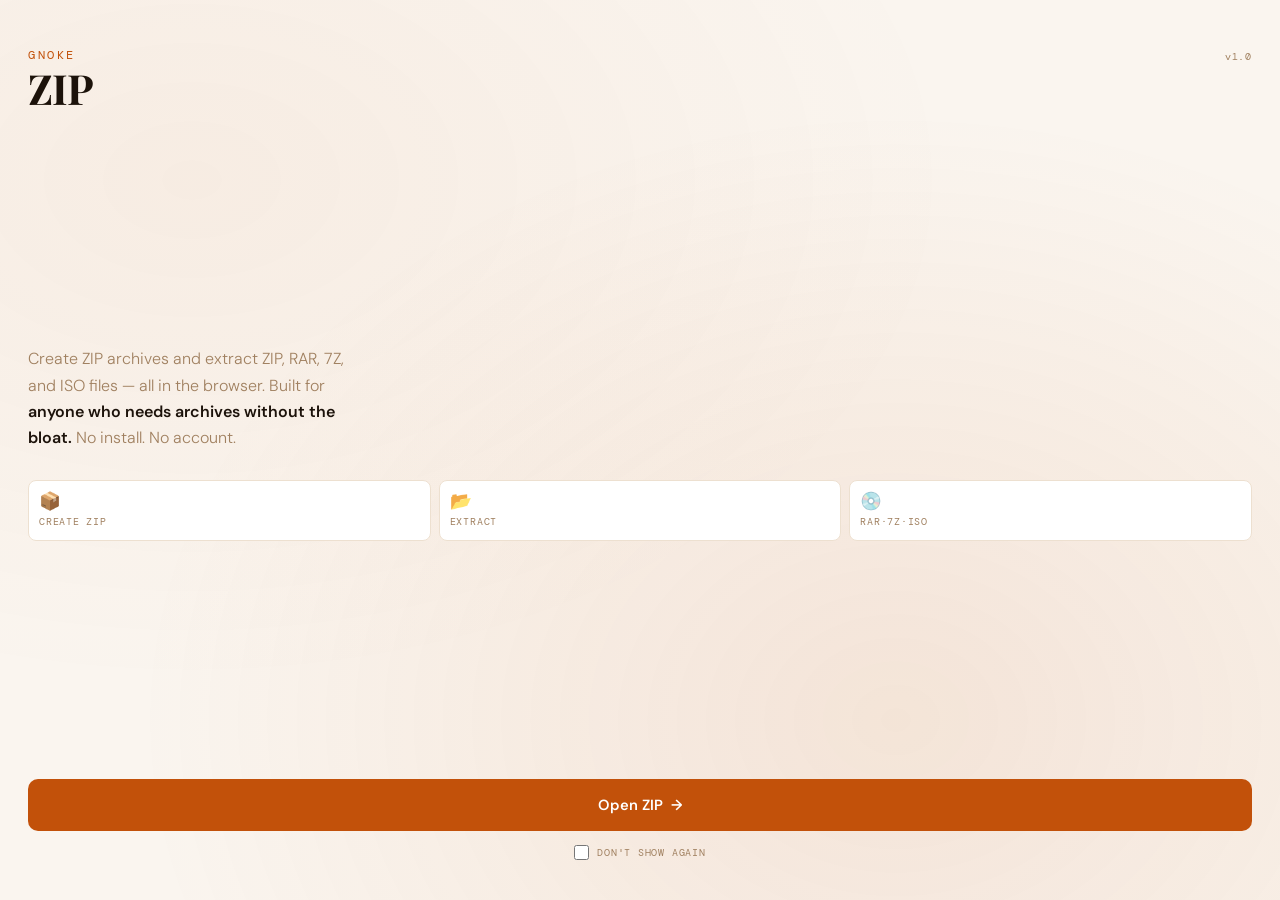
<file: index.html>
<!DOCTYPE html>
<html lang="en">
<head>
  <meta charset="UTF-8" />
  <meta name="viewport" content="width=device-width, initial-scale=1.0, viewport-fit=cover" />
  <title>Gnoke ZIP</title>

  <link rel="preconnect" href="https://fonts.googleapis.com" />
  <link rel="preconnect" href="https://fonts.gstatic.com" crossorigin />
  <link href="https://fonts.googleapis.com/css2?family=DM+Mono:wght@400;500&family=Playfair+Display:wght@700&family=DM+Sans:wght@300;400;600&display=swap" rel="stylesheet" />

  <link rel="icon"             type="image/png" href="global.png" />
  <link rel="apple-touch-icon" href="global.png" />
  <link rel="manifest"         href="manifest.json" />

  <script>
    if ('serviceWorker' in navigator) navigator.serviceWorker.register('sw.js');
  </script>

  <style>
    *, *::before, *::after { box-sizing: border-box; margin: 0; padding: 0; }
    :root {
      --bg: #faf5ef; --text: #1c120a; --muted: #a08060;
      --accent: #c2510a; --border: #ede0d0; --surface: #ffffff;
      --font-sans: 'DM Sans', sans-serif;
      --font-mono: 'DM Mono', monospace;
      --font-display: 'Playfair Display', serif;
    }
    html, body { width:100%; height:100dvh; background:var(--bg); color:var(--text); font-family:var(--font-sans); overflow:hidden; -webkit-font-smoothing:antialiased; }
    .bg-layer { position:fixed; inset:0; z-index:0; pointer-events:none;
      background: radial-gradient(ellipse at 70% 80%, rgba(194,81,10,.10) 0%, transparent 60%),
                  radial-gradient(ellipse at 15% 20%, rgba(194,81,10,.05) 0%, transparent 50%); }
    .page { position:relative; z-index:1; width:100%; height:100dvh; display:flex; flex-direction:column; justify-content:space-between; padding:48px 28px 40px; }
    .version { position:absolute; top:50px; right:28px; font-family:var(--font-mono); font-size:.62rem; letter-spacing:.08em; color:var(--muted); opacity:0; animation:up .5s ease .05s forwards; }
    .top { display:flex; flex-direction:column; gap:4px; opacity:0; animation:up .5s ease .1s forwards; }
    .gnoke-label { font-family:var(--font-mono); font-size:.72rem; letter-spacing:.22em; text-transform:uppercase; color:var(--accent); }
    .app-name { font-family:var(--font-display); font-size:2.6rem; font-weight:700; letter-spacing:-.03em; line-height:1; color:var(--text); }
    .mid { display:flex; flex-direction:column; gap:28px; opacity:0; animation:up .5s ease .25s forwards; }
    .desc { font-size:1rem; font-weight:300; color:var(--muted); line-height:1.65; max-width:320px; }
    .desc strong { color:var(--text); font-weight:600; }
    .pillars { display:flex; gap:8px; }
    .pillar { flex:1; background:var(--surface); border:1px solid var(--border); border-radius:8px; padding:12px 10px; display:flex; flex-direction:column; gap:5px; }
    .pillar-icon { font-size:1.1rem; line-height:1; }
    .pillar-label { font-family:var(--font-mono); font-size:.6rem; letter-spacing:.08em; text-transform:uppercase; color:var(--muted); }
    .bottom { display:flex; flex-direction:column; gap:14px; opacity:0; animation:up .5s ease .4s forwards; }
    .enter-btn { display:flex; align-items:center; justify-content:center; gap:8px; width:100%; padding:16px; background:var(--accent); color:#fff; font-family:var(--font-sans); font-size:.92rem; font-weight:600; border:none; border-radius:10px; cursor:pointer; text-decoration:none; transition:opacity .15s, transform .15s; }
    .enter-btn:active { opacity:.88; transform:scale(.98); }
    .arrow { transition:transform .2s; display:inline-block; }
    .enter-btn:hover .arrow { transform:translateX(4px); }
    .skip-row { display:flex; align-items:center; justify-content:center; gap:8px; }
    .skip-row input { width:15px; height:15px; accent-color:var(--accent); cursor:pointer; }
    .skip-row label { font-family:var(--font-mono); font-size:.62rem; letter-spacing:.08em; text-transform:uppercase; color:var(--muted); cursor:pointer; user-select:none; }
    body.out { animation:fadeOut .28s ease forwards; }
    @keyframes fadeOut { to { opacity:0; } }
    @keyframes up { from { opacity:0; transform:translateY(12px); } to { opacity:1; transform:translateY(0); } }
  </style>
</head>
<body>
<div class="bg-layer"></div>
<span class="version">v1.0</span>
<div class="page">
  <div class="top">
    <span class="gnoke-label">Gnoke</span>
    <span class="app-name">ZIP</span>
  </div>
  <div class="mid">
    <p class="desc">
      Create ZIP archives and extract ZIP, RAR, 7Z, and ISO files — all in the browser.
      Built for <strong>anyone who needs archives without the bloat.</strong>
      No install. No account.
    </p>
    <div class="pillars">
      <div class="pillar">
        <span class="pillar-icon">📦</span>
        <span class="pillar-label">Create ZIP</span>
      </div>
      <div class="pillar">
        <span class="pillar-icon">📂</span>
        <span class="pillar-label">Extract</span>
      </div>
      <div class="pillar">
        <span class="pillar-icon">💿</span>
        <span class="pillar-label">RAR·7Z·ISO</span>
      </div>
    </div>
  </div>
  <div class="bottom">
    <a class="enter-btn" href="main/" onclick="go(event)">
      Open ZIP <span class="arrow">→</span>
    </a>
    <div class="skip-row">
      <input type="checkbox" id="skip" />
      <label for="skip">Don't show again</label>
    </div>
  </div>
</div>
<script>
  const KEY = 'gnoke_zip_skip_intro';
  if (localStorage.getItem(KEY) === '1') window.location.replace('main/');
  function go(e) {
    e.preventDefault();
    if (document.getElementById('skip').checked) localStorage.setItem(KEY, '1');
    document.body.classList.add('out');
    setTimeout(() => window.location.href = 'main/', 280);
  }
</script>
</body>
</html>
</file>
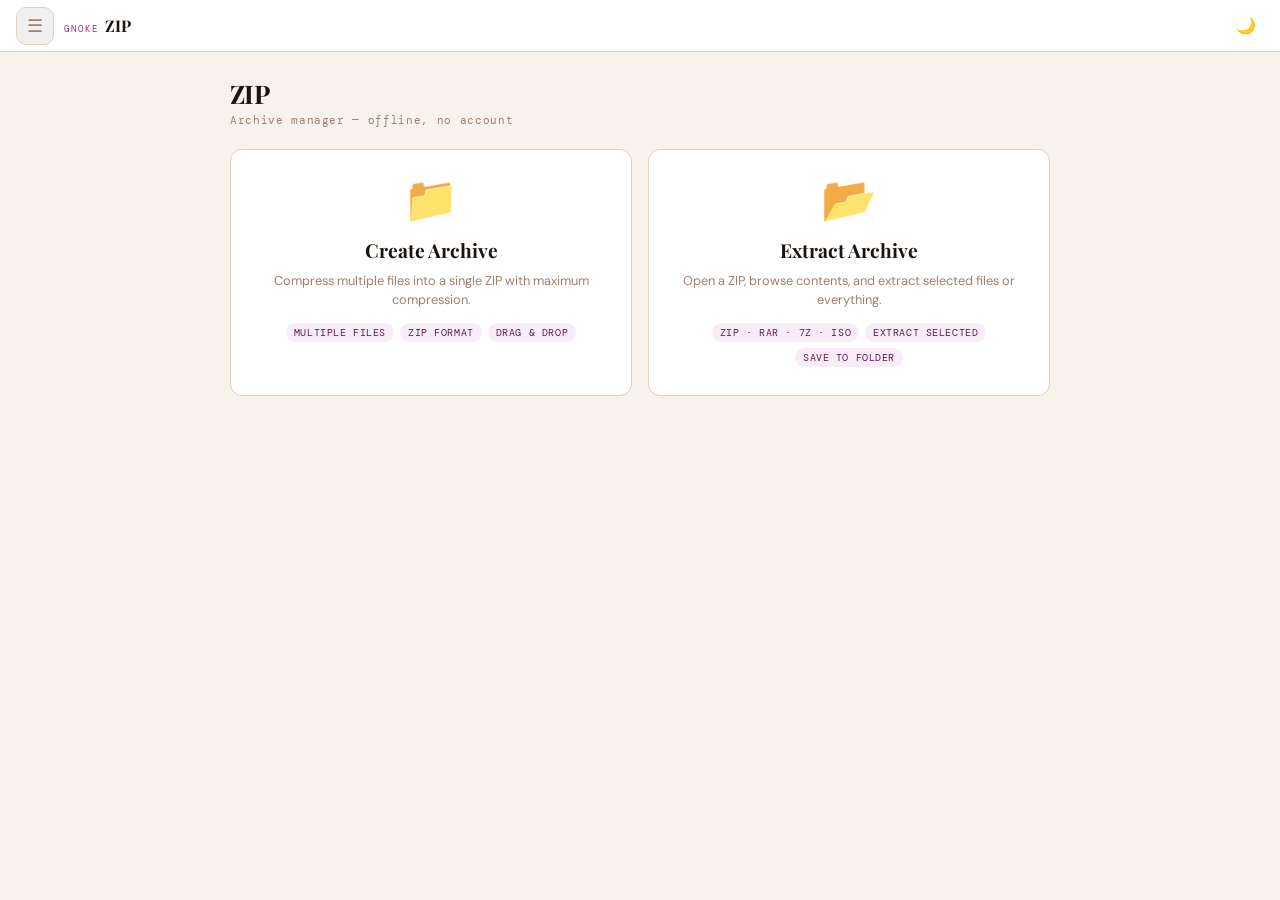
<file: main/index.html>
<!DOCTYPE html>
<html lang="en">
<head>
  <meta charset="UTF-8" />
  <meta name="viewport" content="width=device-width, initial-scale=1.0, viewport-fit=cover" />
  <title>Gnoke ZIP</title>

  <link rel="preconnect" href="https://fonts.googleapis.com" />
  <link rel="preconnect" href="https://fonts.gstatic.com" crossorigin />
  <link href="https://fonts.googleapis.com/css2?family=DM+Mono:wght@400;500&family=Playfair+Display:wght@700&family=DM+Sans:wght@300;400;500;600&display=swap" rel="stylesheet" />

  <link rel="stylesheet"       href="../style.css" />
  <link rel="icon"             type="image/png"   href="../global.png" />
  <link rel="apple-touch-icon"                    href="../global.png" />
  <link rel="manifest"                            href="../manifest.json" />

  <!-- Anti-FOUC -->
  <script>
    (function () {
      var t = localStorage.getItem('gnoke_zip_theme');
      if (t) document.documentElement.setAttribute('data-theme', t);
    })();
  </script>

  <style>
    /* ── Mode cards ── */
    .mode-card {
      background: var(--surface);
      border: 1.5px solid var(--border);
      border-radius: var(--radius-lg);
      padding: 28px 20px;
      cursor: pointer;
      transition: border-color var(--transition), box-shadow var(--transition), transform var(--transition);
      text-align: center;
    }
    .mode-card:hover {
      border-color: var(--accent);
      box-shadow: 0 6px 20px rgba(0,0,0,.08);
      transform: translateY(-3px);
    }
    .mode-card-icon { font-size: 2.8rem; margin-bottom: 14px; display: block; line-height: 1; }
    .mode-card h3 {
      font-family: var(--font-display);
      font-size: 1.2rem; font-weight: 700;
      color: var(--text); margin-bottom: 8px;
    }
    .mode-card p { font-size: .8rem; color: var(--muted); line-height: 1.5; margin-bottom: 14px; }
    .mode-card-badges { display: flex; flex-wrap: wrap; justify-content: center; gap: 6px; }
    .badge {
      font-family: var(--font-mono); font-size: .6rem; letter-spacing: .06em;
      text-transform: uppercase;
      background: var(--accent-lt); color: var(--accent-txt);
      padding: 3px 8px; border-radius: 20px;
    }

    /* ── FSA capability badge ── */
    .fsa-badge {
      display: none; /* shown by JS when API available */
      align-items: center; gap: 5px;
      font-family: var(--font-mono); font-size: .62rem; letter-spacing: .05em;
      text-transform: uppercase;
      background: var(--green-lt); color: var(--green);
      border: 1px solid rgba(45,110,78,.2);
      padding: 4px 10px; border-radius: 20px;
      margin-bottom: 14px;
    }
    .fsa-badge-dot {
      width: 6px; height: 6px; border-radius: 50%;
      background: var(--green); flex-shrink: 0;
    }

    /* ── Drop zone ── */
    #drop-zone {
      border: 2.5px dashed var(--border2);
      border-radius: var(--radius-lg);
      padding: 40px 20px;
      text-align: center;
      background: var(--surface2);
      cursor: pointer;
      transition: border-color var(--transition), background var(--transition);
      margin-bottom: 16px;
    }
    #drop-zone:hover, #drop-zone.drag-over {
      border-color: var(--accent);
      background: var(--accent-lt);
    }
    #drop-zone-icon { font-size: 2.4rem; margin-bottom: 10px; display: block; }
    #drop-zone-label { font-size: .88rem; font-weight: 600; color: var(--text); margin-bottom: 4px; }
    #drop-zone-hint  { font-size: .74rem; color: var(--muted); }

    /* ── File list (create page) ── */
    .file-list-inner {
      border: 1.5px solid var(--border);
      border-radius: var(--radius-lg);
      overflow: hidden;
      background: var(--surface);
    }
    #file-list-summary {
      font-family: var(--font-mono); font-size: .66rem;
      color: var(--muted); margin-top: 8px; letter-spacing: .04em;
    }

    /* ── File row (shared by create + extract) ── */
    .file-row {
      display: flex; align-items: center; gap: 10px;
      padding: 10px 14px;
      border-bottom: 1px solid var(--border);
      transition: background var(--transition);
    }
    .file-row:last-child  { border-bottom: none; }
    .file-row:hover       { background: var(--surface2); }
    .file-row-header {
      background: var(--surface2);
      padding: 8px 14px;
      border-bottom: 1.5px solid var(--border);
      position: sticky; top: 0; z-index: 1;
    }
    .file-row-header:hover { background: var(--surface2); }

    .file-row-icon {
      width: 28px; height: 28px;
      display: flex; align-items: center; justify-content: center;
      font-size: 1rem;
      background: var(--surface3); border-radius: 6px;
      flex-shrink: 0;
    }
    .file-row-info { flex: 1; min-width: 0; }
    .file-row-name {
      font-size: .84rem; font-weight: 500; color: var(--text);
      white-space: nowrap; overflow: hidden; text-overflow: ellipsis;
    }
    .file-row-size {
      font-family: var(--font-mono); font-size: .64rem;
      color: var(--muted); margin-top: 2px;
    }

    /* ── Checkbox wrapper ── */
    .cb-wrap {
      display: flex; align-items: center; justify-content: center;
      width: 22px; height: 22px; flex-shrink: 0; cursor: pointer;
    }
    .cb-wrap input[type="checkbox"] {
      width: 15px; height: 15px;
      accent-color: var(--accent); cursor: pointer;
    }

    /* ── Archive contents panel ── */
    #archive-contents {
      border: 1.5px solid var(--border);
      border-radius: var(--radius-lg);
      max-height: 400px;
      overflow-y: auto;
      background: var(--surface);
      margin-bottom: 14px;
    }
    .archive-empty {
      padding: 48px 20px;
      text-align: center; color: var(--muted); font-size: .84rem;
    }
    .archive-empty-icon { font-size: 2.4rem; margin-bottom: 10px; display: block; }

    /* ── Archive meta strip ── */
    .archive-meta {
      background: var(--surface2);
      border: 1px solid var(--border);
      border-radius: var(--radius);
      padding: 10px 14px; margin-bottom: 12px;
      display: flex; align-items: baseline; gap: 10px;
    }
    .archive-meta-name {
      font-size: .88rem; font-weight: 600; color: var(--text);
      white-space: nowrap; overflow: hidden; text-overflow: ellipsis; flex: 1;
    }
    .archive-meta-info {
      font-family: var(--font-mono); font-size: .66rem;
      color: var(--muted); white-space: nowrap;
    }

    /* ── Toolbar row ── */
    .toolbar {
      display: flex; align-items: center;
      gap: 8px; margin-bottom: 12px; flex-wrap: wrap;
    }
    .toolbar-right { margin-left: auto; display: flex; gap: 8px; flex-wrap: wrap; }
  </style>
</head>
<body>

<!-- ════ TOPBAR ════ -->
<header id="topbar">
  <div id="topbar-left">
    <div id="topbar-brand">
      <span id="topbar-gnoke">Gnoke</span>
      <span id="topbar-app">ZIP</span>
    </div>
    <span id="context-info"></span>
  </div>
  <div id="topbar-right">
    <span id="status-chip"></span>
    <button class="icon-btn" id="theme-toggle" title="Toggle theme">🌙</button>
  </div>
</header>


<!-- ════ PAGES ════ -->
<main class="pages">

  <!-- ── HOME PAGE ── -->
  <section id="main-page" class="page">
    <div class="page-content">

      <div class="page-header">
        <div>
          <h1>ZIP</h1>
          <p class="sub">Archive manager — offline, no account</p>
        </div>
      </div>

      <div class="card-grid">

        <div class="mode-card" id="card-create">
          <span class="mode-card-icon">📁</span>
          <h3>Create Archive</h3>
          <p>Compress multiple files into a single ZIP with maximum compression.</p>
          <div class="mode-card-badges">
            <span class="badge">Multiple files</span>
            <span class="badge">ZIP format</span>
            <span class="badge">Drag & drop</span>
          </div>
        </div>

        <div class="mode-card" id="card-extract">
          <span class="mode-card-icon">📂</span>
          <h3>Extract Archive</h3>
          <p>Open a ZIP, browse contents, and extract selected files or everything.</p>
          <div class="mode-card-badges">
            <span class="badge">ZIP · RAR · 7Z · ISO</span>
            <span class="badge">Extract selected</span>
            <span class="badge">Save to folder</span>
          </div>
        </div>

      </div>
    </div>
  </section>


  <!-- ── CREATE PAGE ── -->
  <section id="create-page" class="page">
    <div class="page-content">

      <div class="page-header">
        <div>
          <h1>Create Archive</h1>
          <p class="sub">Compress files into a ZIP</p>
        </div>
        <button class="btn btn-ghost btn-back-home">← Back</button>
      </div>

      <!-- FSA capability badge — shown by JS if supported -->
      <div class="fsa-badge" id="fsa-create-badge">
        <span class="fsa-badge-dot"></span>
        Save to location — File System Access available
      </div>

      <!-- Archive settings -->
      <div class="form-card" style="margin-bottom:16px;">
        <h2 class="card-title">📦 Archive Settings</h2>
        <div class="form-group" style="margin-bottom:0;">
          <label for="archive-name">Archive filename</label>
          <input type="text" id="archive-name" value="archive.zip" placeholder="archive.zip" />
        </div>
      </div>

      <!-- Drop zone -->
      <div id="drop-zone">
        <span id="drop-zone-icon">📎</span>
        <div id="drop-zone-label">Drop files here or click to select</div>
        <div id="drop-zone-hint">Multiple files supported</div>
      </div>

      <!-- File list -->
      <div id="file-list"></div>
      <div id="file-list-summary"></div>

      <!-- Actions -->
      <div style="display:flex; justify-content:flex-end; gap:10px; margin-top:18px;">
        <button class="btn btn-ghost btn-back-home">Cancel</button>
        <button class="btn btn-primary" id="btn-create-archive" disabled>📦 Create Archive</button>
      </div>

    </div>
  </section>


  <!-- ── EXTRACT PAGE ── -->
  <section id="extract-page" class="page">
    <div class="page-content">

      <div class="page-header">
        <div>
          <h1>Extract Archive</h1>
          <p class="sub">Browse and save files from a ZIP</p>
        </div>
        <button class="btn btn-ghost btn-back-home">← Back</button>
      </div>

      <!-- FSA capability badge — shown by JS if supported -->
      <div class="fsa-badge" id="fsa-extract-badge">
        <span class="fsa-badge-dot"></span>
        Save to folder — File System Access available
      </div>

      <!-- Archive meta strip -->
      <div class="archive-meta">
        <span class="archive-meta-name" id="extract-archive-name">No archive loaded</span>
        <span class="archive-meta-info" id="extract-archive-info">Open a ZIP file to browse its contents</span>
      </div>

      <!-- Toolbar -->
      <div class="toolbar">
        <button class="btn btn-outline" id="btn-open-archive">📂 Open ZIP</button>
        <div class="toolbar-right">
          <button class="btn btn-ghost" id="btn-extract-selected" disabled>📋 Extract Selected</button>
          <button class="btn btn-primary" id="btn-extract-all" disabled>📥 Extract All</button>
        </div>
      </div>

      <!-- Contents list with checkboxes -->
      <div id="archive-contents">
        <div class="archive-empty">
          <span class="archive-empty-icon">📦</span>
          Open a ZIP archive to view its contents
        </div>
      </div>

    </div>
  </section>

</main>


<!-- ════ LOADING OVERLAY ════ -->
<div id="loading-overlay">
  <div class="loading-spinner"></div>
</div>

<div id="toast"></div>


<!-- ════ SCRIPTS ════ -->
<script src="../js/state.js"></script>
<script src="../js/theme.js"></script>
<script src="../js/ui.js"></script>
<script src="../js/archiver.js"></script>
<script src="../js/extractor.js"></script>
<script src="../js/app.js"></script>

<!-- Shared navigation — always last -->
<script src="hmenu.js"></script>

</body>
</html>
</file>
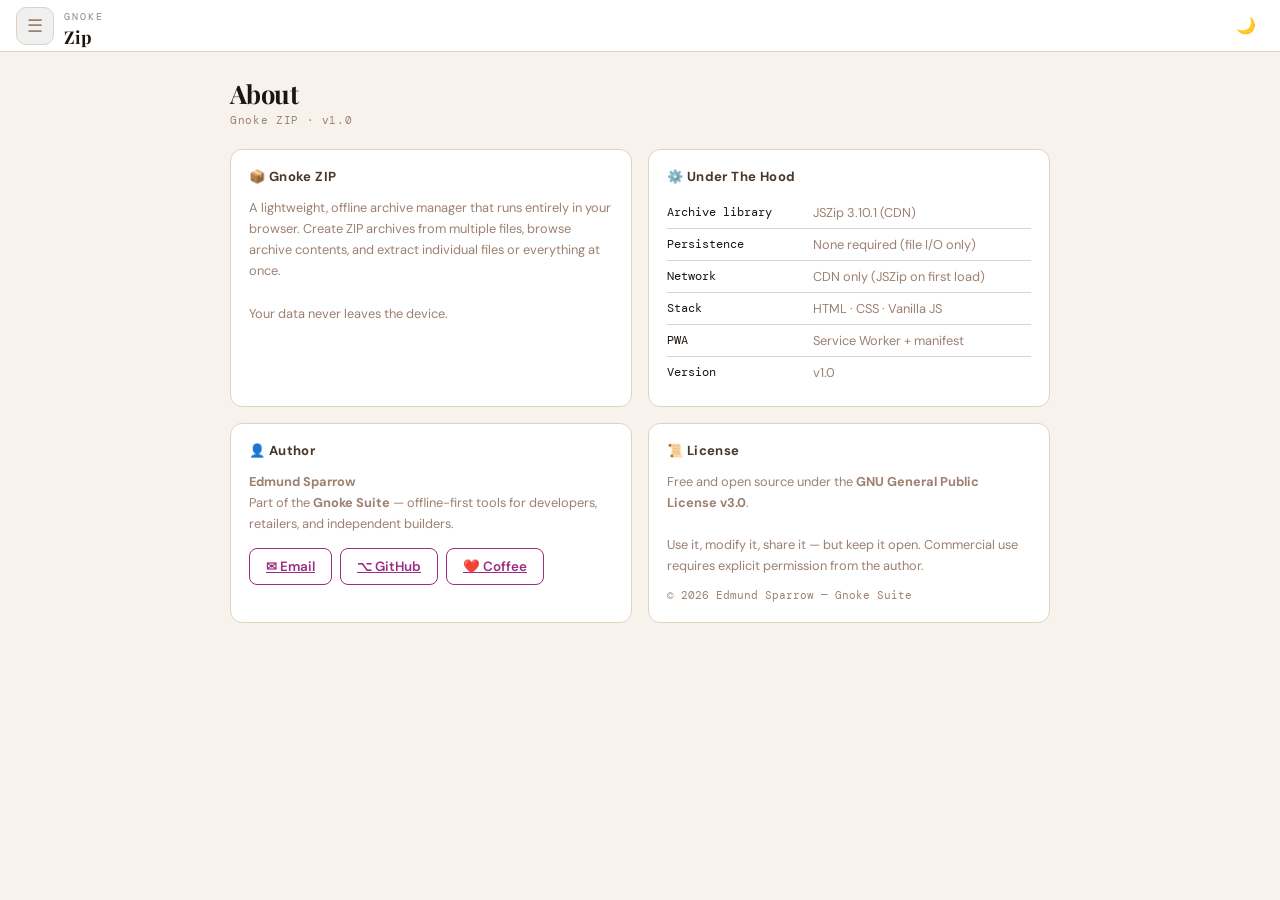
<file: main/about.html>
<!DOCTYPE html>
<html lang="en">
<head>
  <meta charset="UTF-8" />
  <meta name="viewport" content="width=device-width, initial-scale=1.0, viewport-fit=cover" />
  <title>About — Gnoke ZIP</title>

  <link rel="preconnect" href="https://fonts.googleapis.com" />
  <link rel="preconnect" href="https://fonts.gstatic.com" crossorigin />
  <link href="https://fonts.googleapis.com/css2?family=DM+Mono:wght@400;500&family=Playfair+Display:wght@600;700&family=DM+Sans:wght@300;400;500;600&display=swap" rel="stylesheet" />

  <link rel="stylesheet"       href="../style.css" />
  <link rel="icon"             type="image/png"   href="../global.png" />
  <link rel="apple-touch-icon"                    href="../global.png" />
  <link rel="manifest"                            href="../manifest.json" />

  <script>
    (function () {
      var t = localStorage.getItem('gnoke_zip_theme');
      if (t) document.documentElement.setAttribute('data-theme', t);
    })();
  </script>
</head>
<body>

<header>
  <div>
    <small style="opacity:0.5;font-family:var(--font-mono);font-size:.6rem;letter-spacing:.2em;text-transform:uppercase;">Gnoke</small>
    <h1 style="margin:0;font-size:1.1rem;font-weight:700;font-family:var(--font-display);">Zip</h1>
  </div>
  <div style="margin-left:auto;display:flex;align-items:center;gap:8px;">
    <button class="icon-btn" id="theme-toggle" title="Toggle theme">🌙</button>
  </div>
</header>


<main class="pages">
  <section class="page active">
    <div class="page-content">

      <div class="page-header">
        <div>
          <h1>About</h1>
          <p class="sub">Gnoke ZIP · v1.0</p>
        </div>
      </div>

      <div class="card-grid">

        <div class="form-card">
          <h2 class="card-title">📦 Gnoke ZIP</h2>
          <p class="hint">
            A lightweight, offline archive manager that runs entirely in your browser.
            Create ZIP archives from multiple files, browse archive contents,
            and extract individual files or everything at once.<br /><br />
            Your data never leaves the device.
          </p>
        </div>

        <div class="form-card">
          <h2 class="card-title">⚙️ Under The Hood</h2>
          <table class="about-table">
            <tbody id="about-tech-table"></tbody>
          </table>
        </div>

        <div class="form-card">
          <h2 class="card-title">👤 Author</h2>
          <p class="hint">
            <strong>Edmund Sparrow</strong><br />
            Part of the <strong>Gnoke Suite</strong> — offline-first tools
            for developers, retailers, and independent builders.
          </p>
          <div style="display:flex;gap:8px;margin-top:14px;flex-wrap:wrap;">
            <a class="btn btn-outline" href="mailto:edmundsparrow@gmail.com">✉ Email</a>
            <a class="btn btn-outline" href="https://github.com/edmundsparrow" target="_blank" rel="noopener">⌥ GitHub</a>
            <a class="btn btn-outline" href="https://selar.com/showlove/edmundsparrow" target="_blank" rel="noopener">❤️ Coffee</a>
          </div>
        </div>

        <div class="form-card">
          <h2 class="card-title">📜 License</h2>
          <p class="hint">
            Free and open source under the
            <strong>GNU General Public License v3.0</strong>.<br /><br />
            Use it, modify it, share it — but keep it open.
            Commercial use requires explicit permission from the author.
          </p>
          <p class="hint" style="margin-top:10px;font-family:var(--font-mono);font-size:0.68rem;color:var(--muted);">
            © 2026 Edmund Sparrow — Gnoke Suite
          </p>
        </div>

      </div>
    </div>
  </section>
</main>


<div id="toast"></div>

<script src="../js/theme.js"></script>
<script>
  Theme.init();

  const tbody = document.getElementById('about-tech-table');
  if (tbody) {
    const rows = [
      ['Archive library', 'JSZip 3.10.1 (CDN)'],
      ['Persistence',     'None required (file I/O only)'],
      ['Network',         'CDN only (JSZip on first load)'],
      ['Stack',           'HTML · CSS · Vanilla JS'],
      ['PWA',             'Service Worker + manifest'],
      ['Version',         'v1.0'],
    ];
    tbody.innerHTML = rows.map(([k, v]) =>
      `<tr><td>${k}</td><td>${v}</td></tr>`
    ).join('');
  }
</script>

<script src="hmenu.js"></script>

</body>
</html>
</file>
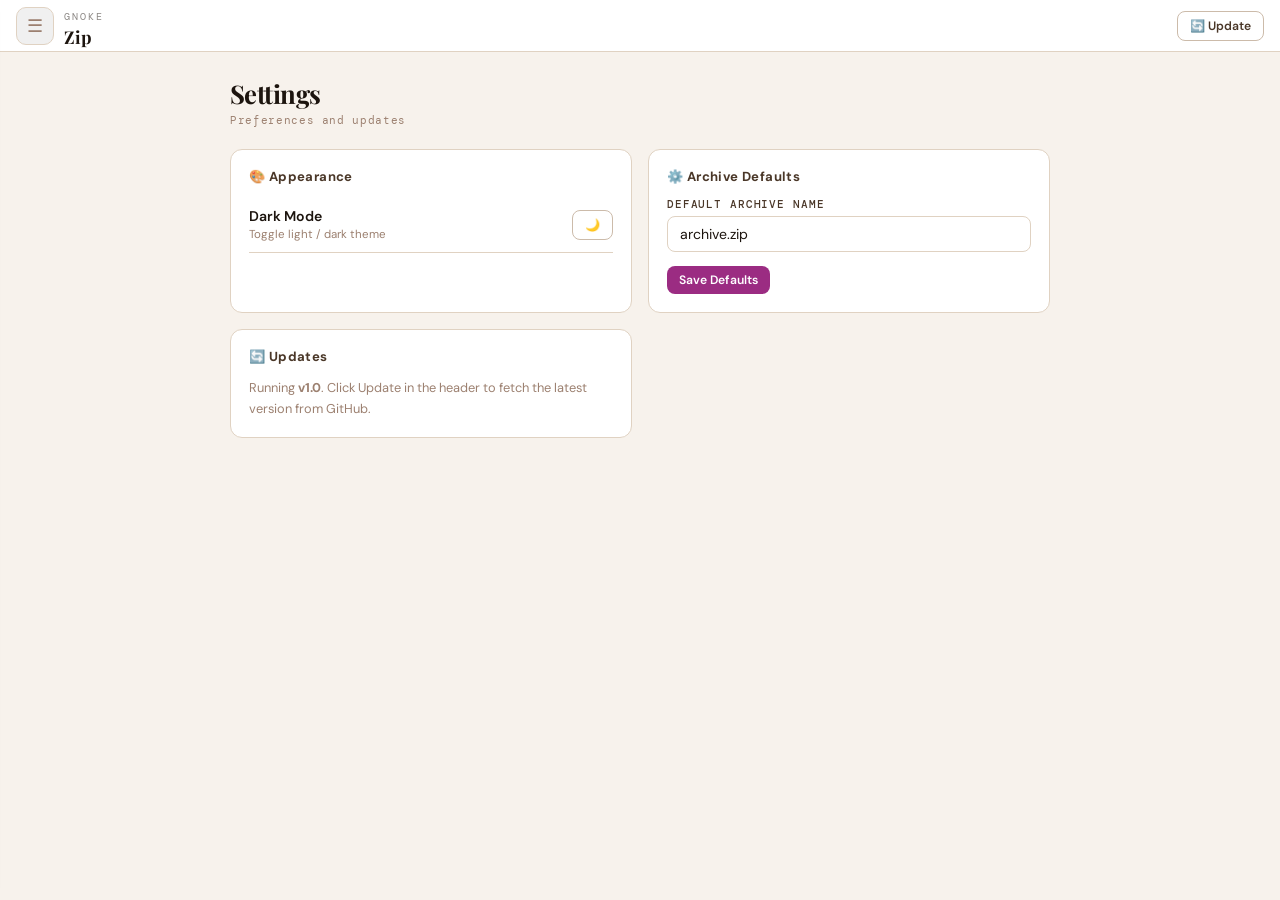
<file: main/settings.html>
<!DOCTYPE html>
<html lang="en">
<head>
  <meta charset="UTF-8" />
  <meta name="viewport" content="width=device-width, initial-scale=1.0, viewport-fit=cover" />
  <title>Settings — Gnoke ZIP</title>

  <link rel="preconnect" href="https://fonts.googleapis.com" />
  <link rel="preconnect" href="https://fonts.gstatic.com" crossorigin />
  <link href="https://fonts.googleapis.com/css2?family=DM+Mono:wght@400;500&family=Playfair+Display:wght@600;700&family=DM+Sans:wght@300;400;500;600&display=swap" rel="stylesheet" />

  <link rel="stylesheet"       href="../style.css" />
  <link rel="icon"             type="image/png"   href="../global.png" />
  <link rel="apple-touch-icon"                    href="../global.png" />
  <link rel="manifest"                            href="../manifest.json" />

  <script>
    (function () {
      var t = localStorage.getItem('gnoke_zip_theme');
      if (t) document.documentElement.setAttribute('data-theme', t);
    })();
  </script>
</head>
<body>

<header>
  <div>
    <small style="opacity:0.5;font-family:var(--font-mono);font-size:.6rem;letter-spacing:.2em;text-transform:uppercase;">Gnoke</small>
    <h1 style="margin:0;font-size:1.1rem;font-weight:700;font-family:var(--font-display);">Zip</h1>
  </div>
  <button class="btn btn-ghost btn-sm" id="btn-check-update" style="margin-left:auto;">🔄 Update</button>
</header>


<main class="pages">
  <section class="page active">
    <div class="page-content">

      <div class="page-header">
        <div>
          <h1>Settings</h1>
          <p class="sub">Preferences and updates</p>
        </div>
      </div>

      <div class="card-grid">

        <!-- Appearance -->
        <div class="form-card">
          <h2 class="card-title">🎨 Appearance</h2>
          <div style="display:flex;align-items:center;justify-content:space-between;padding:10px 0;border-bottom:1px solid var(--border);">
            <div>
              <div style="font-size:.88rem;font-weight:600;color:var(--text);">Dark Mode</div>
              <div style="font-size:.72rem;color:var(--muted);margin-top:2px;">Toggle light / dark theme</div>
            </div>
            <button class="btn btn-ghost btn-sm" id="settings-theme-toggle">🌙</button>
          </div>
        </div>

        <!-- Archive defaults -->
        <div class="form-card">
          <h2 class="card-title">⚙️ Archive Defaults</h2>
          <div class="form-group">
            <label for="default-archive-name">Default archive name</label>
            <input type="text" id="default-archive-name" placeholder="archive.zip" />
          </div>
          <button class="btn btn-primary btn-sm" id="btn-save-defaults">Save Defaults</button>
        </div>

        <!-- Updates -->
        <div class="form-card" id="update-card">
          <h2 class="card-title">🔄 Updates</h2>
          <p class="hint">
            Running <strong>v1.0</strong>.
            Click Update in the header to fetch the latest version from GitHub.
          </p>
        </div>

      </div>
    </div>
  </section>
</main>


<div id="toast"></div>

<script src="../js/theme.js"></script>
<script src="../js/ui.js"></script>
<script src="../js/update.js"></script>
<script>
  Theme.init();
  UI.init();

  /* Theme toggle */
  const settingsThemeBtn = document.getElementById('settings-theme-toggle');
  if (settingsThemeBtn) {
    settingsThemeBtn.textContent = Theme.current() === 'dark' ? '☀️' : '🌙';
    settingsThemeBtn.addEventListener('click', () => {
      Theme.toggle();
      settingsThemeBtn.textContent = Theme.current() === 'dark' ? '☀️' : '🌙';
    });
  }

  /* Archive defaults */
  const KEY_DEFAULT_NAME = 'gnoke_zip_default_name';
  const defaultNameInput = document.getElementById('default-archive-name');
  if (defaultNameInput) {
    defaultNameInput.value = localStorage.getItem(KEY_DEFAULT_NAME) || 'archive.zip';
  }

  document.getElementById('btn-save-defaults')?.addEventListener('click', () => {
    const name = defaultNameInput.value.trim() || 'archive.zip';
    localStorage.setItem(KEY_DEFAULT_NAME, name);
    UI.toast('Defaults saved.', 'ok');
  });
</script>

<script src="hmenu.js"></script>

</body>
</html>
</file>
<file: style.css>
/* ══════════════════════════════════════════════════════════════════════════
   style.css — Gnoke Suite Design System
   Shared across all Gnoke apps. Do NOT edit structure/layout rules.
   Per-app customisation: --accent and --bg tokens ONLY (see TOKENS section).
   Copyright © 2026 Edmund Sparrow — GNU GPL v3
   ══════════════════════════════════════════════════════════════════════════ */


/* ── 1. TOKENS ──────────────────────────────────────────────────────────── */
:root {
  /* Palette */
  --bg:           #f7f2ec;
  --bg2:          #ede5d8;
  --surface:      #ffffff;
  --surface2:     #faf7f4;
  --surface3:     #f3ede5;
  --text:         #1c140e;
  --text2:        #4a3728;
  --muted:        #9c8070;
  --border:       #e0d2c2;
  --border2:      #ccbbaa;

  /* Accent — ZIP: deep violet-pink */
  --accent:       #9b2c82;
  --accent-dk:    #7a1f66;
  --accent-lt:    #f8edf6;
  --accent-txt:   #5c1a50;
  --accent-dim:   color-mix(in srgb, var(--accent) 10%, transparent);

  /* Status colours */
  --green:        #2d6e4e;
  --green-lt:     #dff2ea;
  --red:          #b83030;
  --red-lt:       #fde8e8;
  --danger:       #b83030;

  /* Typography */
  --font-sans:    'DM Sans', sans-serif;
  --font-mono:    'DM Mono', monospace;
  --font-display: 'Playfair Display', serif;

  /* Radii */
  --radius:       8px;
  --radius-lg:    12px;

  /* Transitions */
  --transition:   0.15s ease;

  /* Topbar */
  --topbar-h:     52px;
  --topbar-bg:    #ffffff;
  --topbar-bdr:   #e0d2c2;
  --topbar-txt:   #1c140e;
  --topbar-muted: #9c8070;
}

/* ── Dark theme ── */
[data-theme="dark"] {
  --bg:           #141010;
  --bg2:          #1e1818;
  --surface:      #1e1818;
  --surface2:     #252020;
  --surface3:     #2c2525;
  --text:         #f0e8e0;
  --text2:        #c0a898;
  --muted:        #7a6258;
  --border:       #332828;
  --border2:      #443333;

  --accent:       #d45ab5;
  --accent-dk:    #bb3e9e;
  --accent-lt:    #2a1526;
  --accent-txt:   #f0c0e8;
  --accent-dim:   color-mix(in srgb, var(--accent) 12%, transparent);

  --green:        #4cae7c;
  --green-lt:     #0d2b1e;
  --red:          #e06060;
  --red-lt:       #2b0e0e;
  --danger:       #e06060;

  --topbar-bg:    #1e1818;
  --topbar-bdr:   #332828;
  --topbar-txt:   #f0e8e0;
  --topbar-muted: #7a6258;
}


/* ── 2. RESET ────────────────────────────────────────────────────────────── */
*, *::before, *::after { box-sizing: border-box; margin: 0; padding: 0; }

html, body {
  width: 100%; height: 100dvh;
  background: var(--bg); color: var(--text);
  font-family: var(--font-sans);
  -webkit-font-smoothing: antialiased;
  overflow: hidden;
}


/* ── 3. TOPBAR ───────────────────────────────────────────────────────────── */
header, #topbar {
  position: fixed; top: 0; left: 0; right: 0; z-index: 100;
  height: var(--topbar-h);
  background: var(--topbar-bg);
  border-bottom: 1px solid var(--topbar-bdr);
  display: flex; align-items: center;
  padding: 0 16px; gap: 10px;
}

#topbar-left  { display: flex; align-items: center; gap: 8px; }
#topbar-right { margin-left: auto; display: flex; align-items: center; gap: 6px; }

/* Brand */
#topbar-brand { display: flex; align-items: baseline; gap: 6px; }
#topbar-gnoke {
  font-family: var(--font-mono); font-size: .58rem;
  letter-spacing: .22em; text-transform: uppercase; color: var(--accent);
}
#topbar-app {
  font-family: var(--font-display);
  font-size: 1rem; font-weight: 700; color: var(--topbar-txt);
}

/* Context info (between brand and right) */
#context-info {
  margin-left: 12px;
  font-family: var(--font-mono); font-size: .64rem;
  letter-spacing: .04em; color: var(--muted);
  white-space: nowrap; overflow: hidden; text-overflow: ellipsis;
  max-width: 200px;
}

/* Icon buttons (theme toggle, hamburger) */
.icon-btn {
  background: none; border: none; cursor: pointer;
  font-size: 1rem; padding: 6px 8px; border-radius: var(--radius);
  color: var(--topbar-muted); transition: background var(--transition), color var(--transition);
}
.icon-btn:hover { background: var(--accent-dim); color: var(--accent); }

/* Hamburger — only visible on mobile */
#hamburger {
  display: none; align-items: center; justify-content: center;
  background: none; border: none; cursor: pointer;
  padding: 6px; border-radius: var(--radius); color: var(--topbar-muted);
  font-size: 1.15rem; transition: color var(--transition);
}
#hamburger:hover { color: var(--accent); }

/* Status chip */
#status-chip {
  font-family: var(--font-mono); font-size: .64rem; letter-spacing: .04em;
  color: var(--muted); padding: 3px 8px; border-radius: 20px;
  opacity: 0; transition: opacity .2s, background .2s;
}
#status-chip.show { opacity: 1; background: var(--accent-lt); color: var(--accent-txt); }
#status-chip.err  { background: var(--red-lt); color: var(--danger); }

/* Desktop menu group */
.menu-group {
  display: flex; align-items: center; gap: 2px;
  margin-left: 8px;
}
.menu-btn {
  background: none; border: none; cursor: pointer;
  font-family: var(--font-sans); font-size: .8rem; font-weight: 500;
  color: var(--topbar-muted); padding: 6px 10px; border-radius: var(--radius);
  transition: background var(--transition), color var(--transition);
}
.menu-btn:hover { background: var(--accent-dim); color: var(--accent); }
.menu-btn.active { color: var(--accent); background: var(--accent-lt); }


/* ── 4. LAYOUT ───────────────────────────────────────────────────────────── */
.pages {
  position: absolute; inset: 0;
  padding-top: var(--topbar-h);
  overflow: hidden;
}
.page {
  display: none; width: 100%; height: 100%; overflow-y: auto;
}
.page.active { display: block; }

.page-content {
  padding: 24px 20px 80px;
  max-width: 860px; margin: 0 auto;
}

.page-header {
  display: flex; align-items: flex-start;
  justify-content: space-between; gap: 12px;
  margin-bottom: 22px;
}
.page-header h1 {
  font-family: var(--font-display);
  font-size: 1.6rem; font-weight: 700;
  letter-spacing: -.02em; color: var(--text);
}
.page-header .sub {
  font-family: var(--font-mono); font-size: .68rem;
  letter-spacing: .06em; color: var(--muted);
  margin-top: 3px;
}

/* ── 5. CARD GRID ────────────────────────────────────────────────────────── */
.card-grid {
  display: grid;
  grid-template-columns: repeat(auto-fit, minmax(320px, 1fr));
  gap: 16px;
}
.card-grid.single { grid-template-columns: 1fr; }

.form-card {
  background: var(--surface);
  border: 1px solid var(--border); border-radius: var(--radius-lg);
  padding: 18px; transition: box-shadow var(--transition);
}
.form-card:hover { box-shadow: 0 4px 16px rgba(0,0,0,.06); }

.card-title {
  font-size: .82rem; font-weight: 700;
  letter-spacing: .03em; color: var(--text2);
  margin-bottom: 12px;
}
.hint {
  font-size: .8rem; color: var(--muted); line-height: 1.65;
}


/* ── 6. BUTTONS ──────────────────────────────────────────────────────────── */
.btn {
  display: inline-flex; align-items: center; justify-content: center; gap: 6px;
  padding: 9px 16px; border-radius: var(--radius);
  font-family: var(--font-sans); font-size: .84rem; font-weight: 600;
  cursor: pointer; border: none;
  transition: background var(--transition), opacity var(--transition), transform var(--transition);
  white-space: nowrap;
}
.btn:active { transform: scale(0.97); }

.btn-primary {
  background: var(--accent); color: #fff;
}
.btn-primary:hover { background: var(--accent-dk); }

.btn-outline {
  background: transparent; color: var(--accent);
  border: 1.5px solid var(--accent);
}
.btn-outline:hover { background: var(--accent-lt); }

.btn-ghost {
  background: transparent; color: var(--text2);
  border: 1.5px solid var(--border2);
}
.btn-ghost:hover { background: var(--surface2); }

.btn-danger {
  background: var(--danger); color: #fff;
}
.btn-danger:hover { opacity: 0.88; }

.btn:disabled {
  opacity: 0.42; cursor: not-allowed; pointer-events: none;
}

/* Small button variant */
.btn-sm { padding: 6px 12px; font-size: .76rem; }


/* ── 7. LOADING OVERLAY ──────────────────────────────────────────────────── */
#loading-overlay {
  display: none; position: fixed; inset: 0; z-index: 500;
  background: rgba(247,242,236,.82);
  align-items: center; justify-content: center;
  backdrop-filter: blur(3px);
}
.loading-spinner {
  width: 28px; height: 28px;
  border: 3px solid var(--border2);
  border-top-color: var(--accent);
  border-radius: 50%;
  animation: spin .7s linear infinite;
}
@keyframes spin { to { transform: rotate(360deg); } }


/* ── 8. FORM ELEMENTS ────────────────────────────────────────────────────── */
label {
  display: block; font-family: var(--font-mono);
  font-size: .68rem; font-weight: 500; letter-spacing: .08em;
  text-transform: uppercase; color: var(--text2); margin-bottom: 5px;
}
input[type="text"],
input[type="number"],
input[type="date"],
input[type="time"],
input[type="email"],
textarea,
select {
  width: 100%; padding: 8px 12px;
  border: 1.5px solid var(--border); border-radius: 8px;
  background: var(--surface); color: var(--text);
  font-size: .88rem; font-family: var(--font-sans);
  transition: border-color var(--transition), box-shadow var(--transition);
}
input:focus, textarea:focus, select:focus {
  outline: none;
  border-color: var(--accent);
  box-shadow: 0 0 0 3px var(--accent-lt);
}
input[type="number"] { text-align: right; }

.form-group { margin-bottom: 14px; }
.form-row {
  display: grid; grid-template-columns: 1fr 1fr;
  gap: 12px; margin-bottom: 14px;
}


/* ── 9. TABLES ───────────────────────────────────────────────────────────── */
.table-wrap { overflow-x: auto; }
table { width: 100%; border-collapse: collapse; font-size: .875rem; }
th, td { padding: 10px 14px; border-bottom: 1px solid var(--border); text-align: left; }
th {
  background: var(--surface2);
  font-family: var(--font-mono); font-size: .62rem;
  letter-spacing: .1em; text-transform: uppercase;
  color: var(--muted); font-weight: 500;
}
th.num, td.num { text-align: right; }
tr:last-child td { border-bottom: none; }
tr:hover td { background: var(--surface2); }
.empty-cell { text-align: center; color: var(--muted); padding: 2.5rem; }

.about-table { width: 100%; border-collapse: collapse; font-size: .8rem; }
.about-table td {
  padding: 7px 0; border-bottom: 1px solid var(--border); color: var(--muted);
}
.about-table td:first-child {
  font-family: var(--font-mono); font-size: .72rem;
  color: var(--text); width: 40%;
}
.about-table tr:last-child td { border-bottom: none; }


/* ── 10. MODALS ──────────────────────────────────────────────────────────── */
.modal-overlay {
  position: fixed; inset: 0; z-index: 300;
  background: rgba(0,0,0,.4);
  display: none; align-items: center; justify-content: center;
  padding: 20px;
}
.modal-overlay.show { display: flex; }
.modal {
  background: var(--surface); border: 1px solid var(--border);
  border-radius: var(--radius-lg); width: 100%; max-width: 420px;
  padding: 20px; box-shadow: 0 16px 48px rgba(0,0,0,.18);
}
.modal-head {
  display: flex; align-items: center;
  justify-content: space-between; margin-bottom: 14px;
}
.modal-head h3 { font-size: .95rem; font-weight: 600; }
.modal-close {
  background: none; border: none; font-size: 1rem;
  cursor: pointer; color: var(--muted); padding: 2px 6px; border-radius: 4px;
}
.modal-close:hover { color: var(--text); }
.modal-body { font-size: .84rem; color: var(--muted); line-height: 1.6; margin-bottom: 14px; }
.modal-actions { display: flex; justify-content: flex-end; gap: 8px; margin-top: 14px; }


/* ── 11. TOAST ───────────────────────────────────────────────────────────── */
#toast {
  position: fixed; bottom: 28px; left: 50%;
  transform: translateX(-50%) translateY(12px);
  background: var(--text); color: var(--bg);
  font-family: var(--font-mono); font-size: .72rem; letter-spacing: .04em;
  padding: 10px 18px; border-radius: 24px;
  opacity: 0; pointer-events: none;
  transition: opacity .2s, transform .2s;
  white-space: nowrap; z-index: 999;
}
#toast.show { opacity: 1; transform: translateX(-50%) translateY(0); }
#toast.err  { background: var(--danger); color: #fff; }
#toast.ok   { background: var(--green);  color: #fff; }


/* ── 12. MOBILE DRAWER ───────────────────────────────────────────────────── */
#drawer-overlay {
  display: none; position: fixed; inset: 0;
  background: rgba(0,0,0,.35); z-index: 150;
}
#drawer-overlay.open { display: block; }

#drawer {
  position: fixed; top: 0; left: 0; bottom: 0;
  width: 270px; background: var(--topbar-bg); z-index: 160;
  border-right: 1px solid var(--topbar-bdr);
  transform: translateX(-100%); transition: transform .28s ease;
  display: flex; flex-direction: column; overflow-y: auto;
}
#drawer.open { transform: translateX(0); }

#drawer-header {
  display: flex; align-items: center; justify-content: space-between;
  padding: 16px 16px 12px;
  border-bottom: 1px solid var(--topbar-bdr);
}
#drawer-brand { display: flex; align-items: baseline; gap: 6px; }
#drawer-gnoke {
  font-family: var(--font-mono); font-size: .62rem;
  letter-spacing: .22em; text-transform: uppercase; color: var(--accent);
}
#drawer-app {
  font-family: var(--font-display);
  font-size: 1rem; font-weight: 700; color: var(--topbar-txt);
}
#drawer-close {
  background: none; border: none;
  color: var(--topbar-muted); font-size: 1rem; cursor: pointer; padding: 4px 8px;
  transition: color var(--transition);
}
#drawer-close:hover { color: var(--topbar-txt); }
.drawer-section {
  font-family: var(--font-mono); font-size: .58rem; letter-spacing: .14em;
  text-transform: uppercase; color: var(--topbar-muted); padding: 16px 16px 6px;
}
.drawer-btn {
  background: none; border: none; text-align: left; width: 100%;
  padding: 10px 16px; font-family: var(--font-sans); font-size: .86rem;
  color: var(--topbar-txt); cursor: pointer;
  transition: background var(--transition), color var(--transition);
}
.drawer-btn:hover { background: var(--accent-dim); color: var(--accent); }
.drawer-btn.danger { color: var(--danger); }


/* ── 13. RESPONSIVE ──────────────────────────────────────────────────────── */
@media (max-width: 640px) {
  #hamburger    { display: flex; }
  .menu-group   { display: none; }
  #context-info { display: none; }
  .page-content { padding: 18px 14px 60px; }
  .card-grid    { grid-template-columns: 1fr; }
  .page-header h1 { font-size: 1.4rem; }
}

@media (min-width: 641px) {
  #hamburger { display: none; }
  #drawer, #drawer-overlay { display: none !important; }
}

/* ── PWA safe-area ── */
@media (display-mode: standalone) {
  #topbar { padding-top: env(safe-area-inset-top); height: calc(var(--topbar-h) + env(safe-area-inset-top)); }
}
</file>
